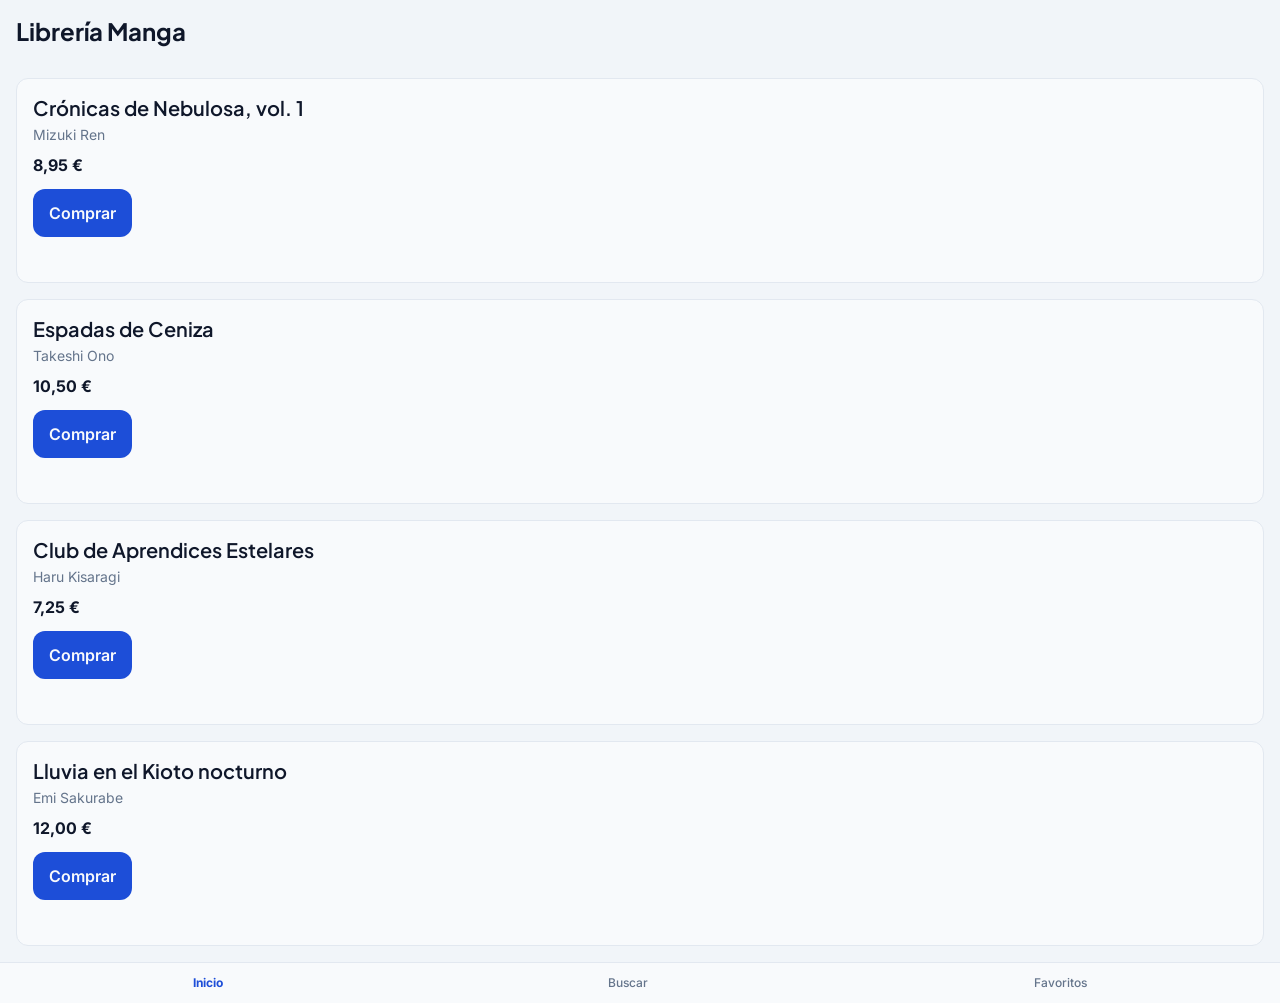
<file: libreria-manga/index.html>
<!doctype html>
<html lang="es">
  <head>
    <meta charset="utf-8">
    <meta name="viewport" content="width=device-width, initial-scale=1">
    <title>Librería Manga</title>
    <link rel="preconnect" href="https://fonts.googleapis.com">
    <link rel="preconnect" href="https://fonts.gstatic.com" crossorigin>
    <link rel="stylesheet" href="https://fonts.googleapis.com/css2?family=Inter:wght@400;500;600;700&family=Plus+Jakarta+Sans:wght@600;700&display=swap">
    <link rel="stylesheet" href="css/estilos.css">
  </head>
  <body>
    <header>
      <h1 class="text-h1">Librería Manga</h1>
    </header>

    <main>
      <article class="card">
        <h2 class="text-h2">Crónicas de Nebulosa, vol. 1</h2>
        <p class="autor text-body-sm">Mizuki Ren</p>
        <p class="precio text-body">8,95 €</p>
        <a class="comprar" href="#">Comprar</a>
      </article>

      <article class="card">
        <h2 class="text-h2">Espadas de Ceniza</h2>
        <p class="autor text-body-sm">Takeshi Ono</p>
        <p class="precio text-body">10,50 €</p>
        <a class="comprar" href="#">Comprar</a>
      </article>

      <article class="card">
        <h2 class="text-h2">Club de Aprendices Estelares</h2>
        <p class="autor text-body-sm">Haru Kisaragi</p>
        <p class="precio text-body">7,25 €</p>
        <a class="comprar" href="#">Comprar</a>
      </article>

      <article class="card">
        <h2 class="text-h2">Lluvia en el Kioto nocturno</h2>
        <p class="autor text-body-sm">Emi Sakurabe</p>
        <p class="precio text-body">12,00 €</p>
        <a class="comprar" href="#">Comprar</a>
      </article>
    </main>

    <nav aria-label="Navegación principal">
      <ul>
        <li><a class="text-caption" href="index.html" aria-current="page">Inicio</a></li>
        <li><a class="text-caption" href="#">Buscar</a></li>
        <li><a class="text-caption" href="#">Favoritos</a></li>
      </ul>
    </nav>
  </body>
</html>
</file>
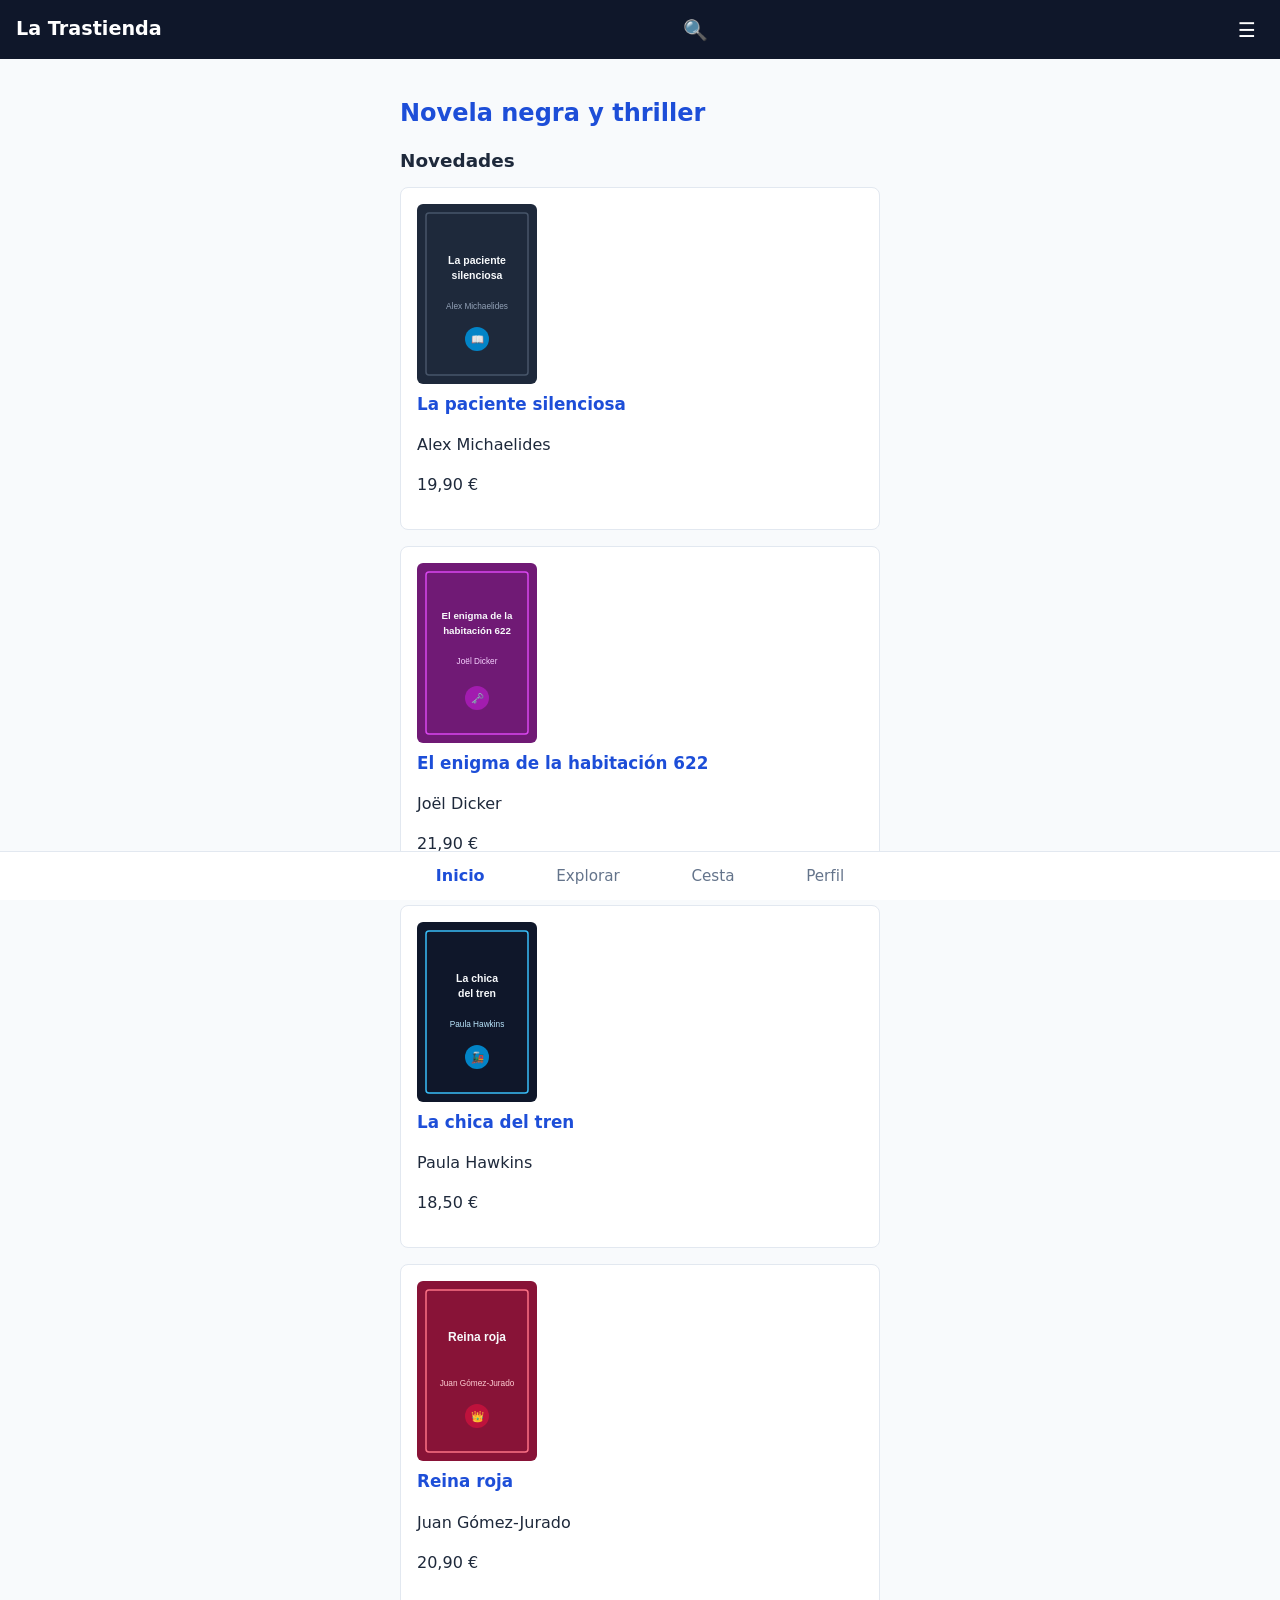
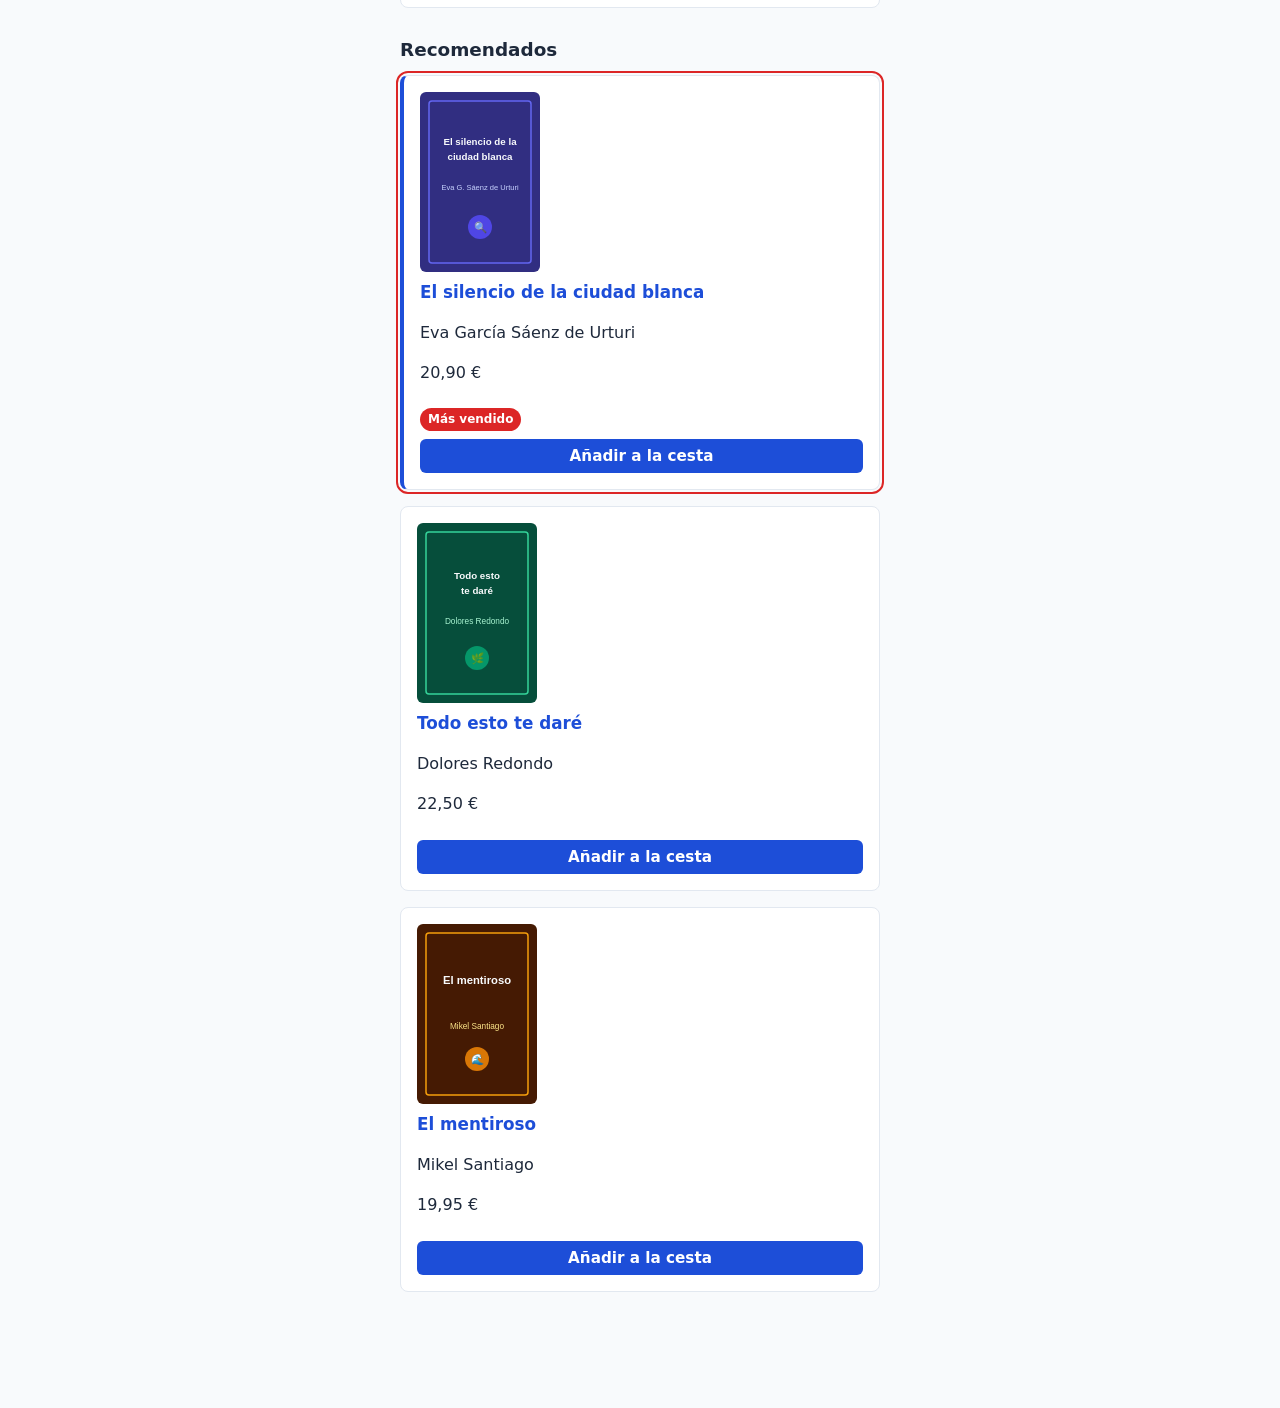
<file: trastienda-ud4/index.html>
<!DOCTYPE html>
<html lang="es">
<head>
  <meta charset="UTF-8">
  <meta name="viewport" content="width=device-width, initial-scale=1.0">
  <title>La Trastienda - Novela negra y thriller</title>
  <link rel="stylesheet" href="css/estilos.css">
</head>
<body>
  <header>
    <a href="index.html">La Trastienda</a>
    <button type="button" aria-label="Buscar">🔍</button>
    <button type="button" aria-label="Abrir menú">☰</button>
  </header>

  <main>
    <h1>Novela negra y thriller</h1>

    <section aria-label="sec-novedades">
      <h2 id="sec-novedades">Novedades</h2>

      <article>
        <img src="img/la-paciente-silenciosa.svg" alt="Portada de La paciente silenciosa" width="120" height="180">
        <h3><a href="detalle.html">La paciente silenciosa</a></h3>
        <p>Alex Michaelides</p>
        <p>19,90 €</p>
      </article>

      <article>
        <img src="img/el-enigma-de-la-habitacion-622.svg" alt="Portada de El enigma de la habitación 622" width="120" height="180">
        <h3><a href="detalle.html">El enigma de la habitación 622</a></h3>
        <p>Joël Dicker</p>
        <p>21,90 €</p>
      </article>

      <article>
        <img src="img/la-chica-del-tren.svg" alt="Portada de La chica del tren" width="120" height="180">
        <h3><a href="detalle.html">La chica del tren</a></h3>
        <p>Paula Hawkins</p>
        <p>18,50 €</p>
      </article>

      <article>
        <img src="img/reina-roja.svg" alt="Portada de Reina roja" width="120" height="180">
        <h3><a href="detalle.html">Reina roja</a></h3>
        <p>Juan Gómez-Jurado</p>
        <p>20,90 €</p>
      </article>
    </section>

    <section aria-labelledby="sec-recomendados">
      <h2 id="sec-recomendados">Recomendados</h2>

      <article class="card">
        <img src="img/el-silencio-de-la-ciudad-blanca.svg" alt="Portada de El silencio de la ciudad blanca" width="120" height="180">
        <h3><a href="detalle.html">El silencio de la ciudad blanca</a></h3>
        <p>Eva García Sáenz de Urturi</p>
        <p>20,90 €</p>
        <span class="badge">Más vendido</span>
        <button type="button">Añadir a la cesta</button>
      </article>

      <article class="card">
        <img src="img/todo-esto-te-dare.svg" alt="Portada de Todo esto te daré" width="120" height="180">
        <h3><a href="detalle.html">Todo esto te daré</a></h3>
        <p>Dolores Redondo</p>
        <p>22,50 €</p>
        <span class="badge"></span>
        <button type="button">Añadir a la cesta</button>
      </article>

      <article class="card">
        <img src="img/el-mentiroso.svg" alt="Portada de El mentiroso" width="120" height="180">
        <h3><a href="detalle.html">El mentiroso</a></h3>
        <p>Mikel Santiago</p>
        <p>19,95 €</p>
        <button type="button">Añadir a la cesta</button>
      </article>
    </section>
  </main>

  <nav aria-label="Secciones de la app">
    <ul>
      <li><a href="index.html" aria-current="page">Inicio</a></li>
      <li><a href="explorar.html">Explorar</a></li>
      <li><a href="carrito.html">Cesta</a></li>
      <li><a href="perfil.html">Perfil</a></li>
    </ul>
  </nav>
</body>
</html>
</file>
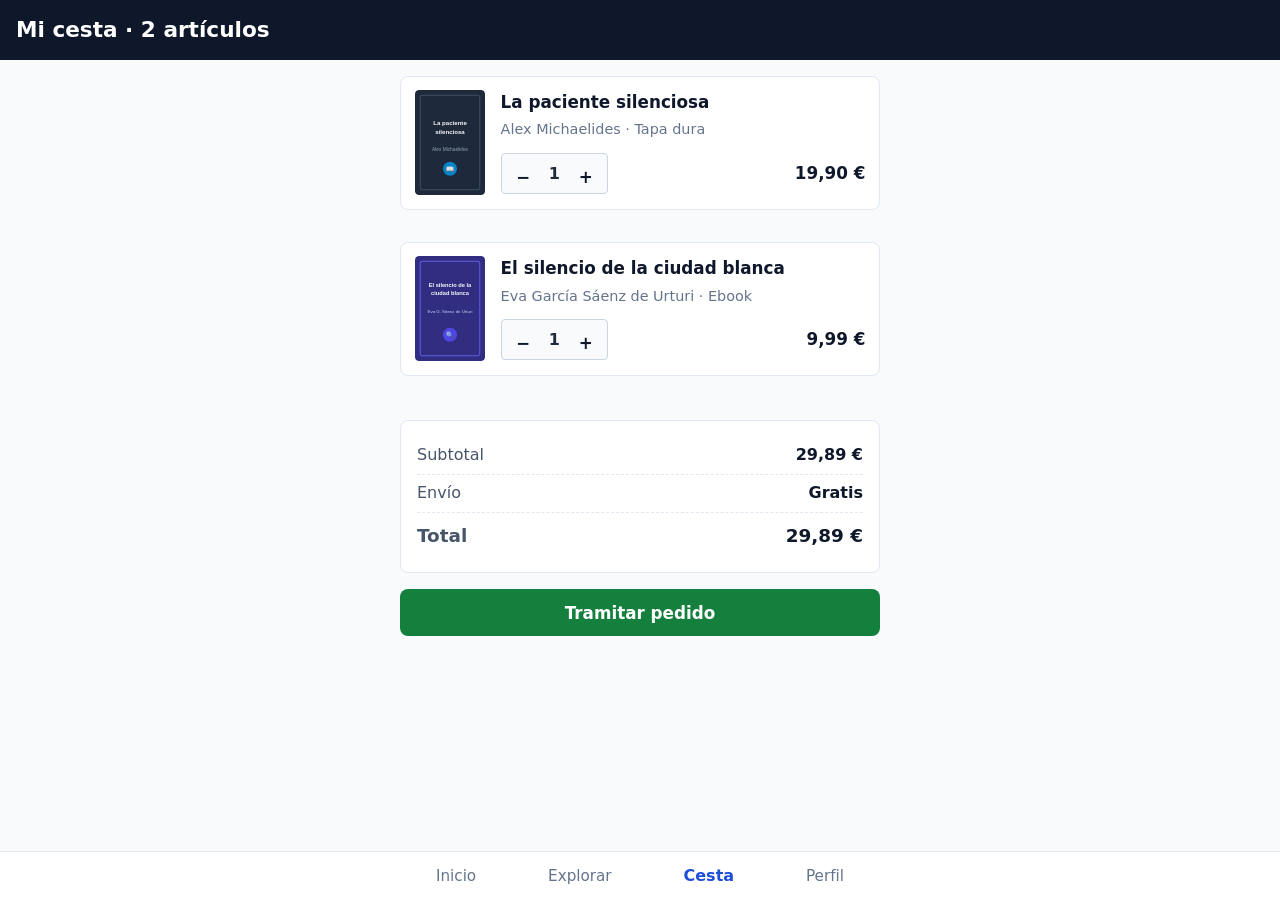
<file: trastienda-ud4/carrito.html>
<!DOCTYPE html>
<html lang="es">
<head>
  <meta charset="UTF-8">
  <meta name="viewport" content="width=device-width, initial-scale=1.0">
  <title>Mi cesta - La Trastienda</title>
  <link rel="stylesheet" href="css/estilos.css">
</head>
<body>
  <!-- CABECERA -->
  <header>
    <h1>Mi cesta · 2 artículos</h1>
  </header>

  <main>
    <!-- LISTA -->
    <section aria-label="Lista de artículos">
      <ul class="lista-carrito">
        <li>
          <article class="articulo-carrito">
            <img src="img/la-paciente-silenciosa.svg" alt="Portada de La paciente silenciosa" width="70" height="105">
            <div class="info-articulo">
              <h2><a href="detalle.html">La paciente silenciosa</a></h2>
              <p class="metadatos">Alex Michaelides · Tapa dura</p>
              <div class="fila-cantidad-precio">
                <div class="controles-cantidad">
                  <button type="button" aria-label="Disminuir una unidad de La paciente silenciosa">−</button>
                  <span>1</span>
                  <button type="button" aria-label="Aumentar una unidad de La paciente silenciosa">+</button>
                </div>
                <p class="precio">19,90 €</p>
              </div>
            </div>
          </article>
        </li>

        <li>
          <article class="articulo-carrito">
            <img src="img/el-silencio-de-la-ciudad-blanca.svg" alt="Portada de El silencio de la ciudad blanca" width="70" height="105">
            <div class="info-articulo">
              <h2><a href="detalle.html">El silencio de la ciudad blanca</a></h2>
              <p class="metadatos">Eva García Sáenz de Urturi · Ebook</p>
              <div class="fila-cantidad-precio">
                <div class="controles-cantidad">
                  <button type="button" aria-label="Disminuir una unidad de El silencio de la ciudad blanca">−</button>
                  <span>1</span>
                  <button type="button" aria-label="Aumentar una unidad de El silencio de la ciudad blanca">+</button>
                </div>
                <p class="precio">9,99 €</p>
              </div>
            </div>
          </article>
        </li>
      </ul>
    </section>

    <!-- RESUMEN -->
    <section class="resumen-pedido" aria-label="Resumen del pedido">
      <dl>
        <div>
          <dt>Subtotal</dt>
          <dd>29,89 €</dd>
        </div>
        <div>
          <dt>Envío</dt>
          <dd>Gratis</dd>
        </div>
        <div>
          <dt>Total</dt>
          <dd>29,89 €</dd>
        </div>
      </dl>
      <button type="button" class="btn-tramitar">Tramitar pedido</button>
    </section>
  </main>

  <!-- BARRA -->
  <nav aria-label="Secciones de la app">
    <ul>
      <li><a href="index.html">Inicio</a></li>
      <li><a href="explorar.html">Explorar</a></li>
      <li><a href="carrito.html" aria-current="page">Cesta</a></li>
      <li><a href="perfil.html">Perfil</a></li>
    </ul>
  </nav>
</body>
</html>
</file>
<file: libreria-manga/css/estilos.css>
:root {
  /* Escala primaria */
  --color-primary-50: #eff6ff; /* oklch(0.970 0.014 254.6) */
  --color-primary-100: #dbeafe; /* oklch(0.932 0.032 255.6) */
  --color-primary-200: #bfdbfe; /* oklch(0.882 0.057 254.1) */
  --color-primary-300: #93c5fd; /* oklch(0.809 0.096 251.8) */
  --color-primary-400: #60a5fa; /* oklch(0.714 0.143 254.6) */
  --color-primary-500: #2563eb; /* oklch(0.546 0.215 262.9) */
  --color-primary-600: #1d4ed8; /* oklch(0.488 0.217 264.4) */
  --color-primary-700: #1d40af; /* oklch(0.424 0.181 265.4) */
  --color-primary-800: #1e3a8a; /* oklch(0.379 0.138 265.5) */
  --color-primary-900: #172554; /* oklch(0.282 0.087 267.9) */

  /* Escala neutra */
  --color-neutral-50: #f8fafc; /* oklch(0.984 0.003 247.9) */
  --color-neutral-100: #f1f5f9; /* oklch(0.968 0.007 247.9) */
  --color-neutral-200: #e2e8f0; /* oklch(0.929 0.013 255.5) */
  --color-neutral-300: #cbd5e1; /* oklch(0.869 0.020 252.9) */
  --color-neutral-500: #64748b; /* oklch(0.554 0.041 257.4) */
  --color-neutral-800: #1e293b; /* oklch(0.279 0.037 260.0) */
  --color-neutral-900: #0f172a; /* oklch(0.208 0.040 265.8) */

  /* Acento especial (botón o badge destacado) */
  --color-accent: oklch(0.769 0.165 70.1); /* equivale a #f59e0b (ámbar 500) */

  /* Tokens semánticos (referencian la escala) */
  --bg-page: var(--color-neutral-100);
  --bg-card: var(--color-neutral-50);
  --text-main: var(--color-neutral-900);
  --text-muted: var(--color-neutral-500);
  --border-subtle: var(--color-neutral-200);
  --brand: var(--color-primary-600);
  --brand-hover: var(--color-primary-700);

  /* Familias tipográficas */
  --font-body: 'Inter', system-ui, sans-serif;
  --font-display: 'Plus Jakarta Sans', system-ui, sans-serif;

  /* Escala tipográfica (rem) */
  --text-xs: 0.75rem; /* 12px */
  --text-sm: 0.875rem; /* 14px */
  --text-base: 1rem; /* 16px */
  --text-lg: 1.125rem; /* 18px */
  --text-xl: 1.25rem; /* 20px */
  --text-2xl: 1.5rem; /* 24px */
  --text-3xl: 1.875rem; /* 30px */

  /* Tamaños */
  --space-xs: 4px;
  --space-sm: 8px;
  --space-md: 12px;
  --space-lg: 16px;
  --line-thin: 1px;
  --focus-ring: 3px;
  --radius-md: 12px;
}

*,
*::before,
*::after {
  box-sizing: border-box;
}

body {
  margin: 0;
  background-color: var(--bg-page);
  color: var(--text-main);
  font-family: var(--font-body);
  font-size: var(--text-base);
  line-height: 1.5;
}

h1,
h2,
h3 {
  font-family: var(--font-display);
  text-wrap: balance;
}

h1 {
  line-height: 1.2;
}

h2 {
  line-height: 1.3;
}

p {
  max-width: 65ch;
}

/* Estilos de texto (tabla de Figma) */
.text-display {
  font-family: var(--font-display);
  font-size: var(--text-3xl);
  font-weight: 700;
  line-height: 1.2;
}

.text-h1 {
  font-family: var(--font-display);
  font-size: var(--text-2xl);
  font-weight: 700;
  line-height: 1.25;
}

.text-h2 {
  font-family: var(--font-display);
  font-size: var(--text-xl);
  font-weight: 600;
  line-height: 1.3;
}

.text-h3 {
  font-family: var(--font-display);
  font-size: var(--text-lg);
  font-weight: 600;
  line-height: 1.35;
}

.text-body {
  font-family: var(--font-body);
  font-size: var(--text-base);
  font-weight: 400;
  line-height: 1.5;
}

.text-body-sm {
  font-family: var(--font-body);
  font-size: var(--text-sm);
  font-weight: 400;
  line-height: 1.4;
}

.text-caption {
  font-family: var(--font-body);
  font-size: var(--text-xs);
  font-weight: 500;
  line-height: 1.3;
}

header {
  padding: var(--space-lg);

  h1 {
    margin: 0;
    color: var(--text-main);
  }
}

main {
  display: grid;
  grid-template-columns: minmax(0, 1fr);
  gap: var(--space-lg);
  padding: var(--space-lg);
  min-height: 100vh;
  min-height: 100dvh;
}

article.card {
  background-color: var(--bg-card);
  border: var(--line-thin) solid var(--border-subtle);
  border-radius: var(--radius-md, 12px);
  padding: var(--space-lg);

  &:hover {
    box-shadow: 0 0 0 var(--focus-ring) oklch(from var(--color-accent) l c h / 0.35);
  }

  h2 {
    margin: 0 0 var(--space-xs);
    color: var(--text-main);
  }

  .autor {
    margin: 0;
    color: var(--text-muted);
  }

  .precio {
    margin: var(--space-sm) 0 0;
    font-weight: 700;
    color: var(--text-main);
  }

  .comprar {
    display: inline-block;
    margin-top: var(--space-md);
    padding: var(--space-md) var(--space-lg);
    border-radius: var(--radius-md, 12px);
    background-color: var(--brand);
    color: var(--bg-card);
    font-weight: 600;
    text-decoration: none;

    &:hover {
      background-color: var(--brand-hover);
    }

    &:focus-visible {
      outline: var(--focus-ring) solid var(--brand);
      outline-offset: 2px;
    }
  }
}

nav {
  background-color: var(--bg-card);
  border-top: var(--line-thin) solid var(--border-subtle);

  ul {
    display: flex;
    justify-content: space-around;
    list-style: none;
    padding: 0;
    margin: 0;
  }

  a {
    display: block;
    padding: var(--space-md) var(--space-lg);
    color: var(--text-muted);
    text-decoration: none;
    font-weight: 500;

    &[aria-current="page"] {
      color: var(--brand);
      font-weight: 700;
    }

    &:hover {
      color: var(--text-main);
    }

    &:focus-visible {
      outline: var(--focus-ring) solid var(--brand);
      outline-offset: calc(-1 * var(--focus-ring));
    }
  }
}
</file>
<file: trastienda-ud4/css/estilos.css>
/* ==========================================================================
   Estilos base - La Trastienda
   ========================================================================== */

/* 1. Tipografía y color del <body> */
body {
  font-family: system-ui, -apple-system, BlinkMacSystemFont, "Segoe UI", Roboto, Helvetica, Arial, sans-serif;
  color: #1e293b;
  background-color: #f8fafc;
  margin: 0;
  padding-bottom: 4.5rem; /* Margen inferior para que no tape la barra fija */
  line-height: 1.5;
}

/* 2. Fondo del <header> */
header {
  background-color: #0f172a;
  color: #ffffff;
  padding: 0.85rem 1rem;
}

/* Encabezado en index.html con logo y botones */
header:has(a) {
  display: flex;
  align-items: center;
  justify-content: space-between;
}

header a {
  color: #ffffff;
  font-weight: 700;
  font-size: 1.2rem;
  text-decoration: none;
}

header button {
  background: transparent;
  border: 0;
  font-size: 1.25rem;
  cursor: pointer;
  padding: 0.25rem 0.5rem;
  color: #ffffff;
}

/* 3. Color de los enlaces */
a {
  color: #1d4ed8;
  text-decoration: none;
}

a:hover,
a:focus {
  text-decoration: underline;
}

/* Título principal H1 inspeccionable en DevTools */
h1 {
  font-size: 1.35rem;
  margin: 0;
  color: #ffffff;
}

/* En index.html el h1 está dentro del main */
main > h1 {
  color: #1d4ed8;
  font-size: 1.5rem;
  margin: 1.25rem 0 1rem;
}

/* ==========================================================================
   Contenedor principal y elementos comunes
   ========================================================================== */

main {
  padding: 1rem;
  max-width: 480px;
  margin: 0 auto;
}

img {
  max-width: 100%;
  height: auto;
  border-radius: 4px;
  display: block;
}

ul {
  list-style: none;
  padding: 0;
  margin: 0;
}

section {
  margin-bottom: 1.75rem;
}

h2 {
  font-size: 1.15rem;
  margin: 0 0 0.75rem;
}

h3 {
  font-size: 1.05rem;
  margin: 0.5rem 0 0.25rem;
}

button {
  cursor: pointer;
  font-family: inherit;
}

/* ==========================================================================
   Pantalla Home (index.html)
   ========================================================================== */

main > section article {
  background-color: #ffffff;
  border: 1px solid #e2e8f0;
  border-radius: 8px;
  padding: 1rem;
  margin-bottom: 1rem;
}

main > section article button {
  background-color: #1d4ed8;
  color: #ffffff;
  border: none;
  border-radius: 6px;
  padding: 0.5rem 1rem;
  font-size: 0.95rem;
  font-weight: 600;
  margin-top: 0.5rem;
  width: 100%;
}

/* ==========================================================================
   Pantalla Carrito (carrito.html) - Esquema exacto
   ========================================================================== */

/* LISTA */
.lista-carrito {
  display: flex;
  flex-direction: column;
  gap: 1rem;
}

.articulo-carrito {
  background-color: #ffffff;
  border: 1px solid #e2e8f0;
  border-radius: 8px;
  padding: 0.85rem;
  display: flex;
  gap: 1rem;
  align-items: flex-start;
}

.articulo-carrito img {
  width: 70px;
  height: auto;
  flex-shrink: 0;
}

.info-articulo {
  flex-grow: 1;
}

.info-articulo h2 {
  font-size: 1.05rem;
  margin: 0 0 0.25rem;
}

.info-articulo h2 a {
  color: #0f172a;
}

.info-articulo .metadatos {
  margin: 0 0 0.75rem;
  color: #64748b;
  font-size: 0.9rem;
}

/* Fila con [−] 1 [+] a la izquierda y precio a la derecha */
.fila-cantidad-precio {
  display: flex;
  justify-content: space-between;
  align-items: center;
}

.controles-cantidad {
  display: inline-flex;
  align-items: center;
  gap: 0.4rem;
  border: 1px solid #cbd5e1;
  border-radius: 4px;
  padding: 0.2rem 0.4rem;
  background-color: #f8fafc;
}

.controles-cantidad button {
  background: transparent;
  border: 0;
  font-size: 1.05rem;
  font-weight: bold;
  color: #0f172a;
  padding: 0 0.35rem;
  line-height: 1;
}

.controles-cantidad span {
  font-weight: 600;
  min-width: 1.25rem;
  text-align: center;
}

.precio {
  font-weight: 700;
  font-size: 1.05rem;
  color: #0f172a;
  margin: 0;
}

/* RESUMEN */
.resumen-pedido dl {
  background-color: #ffffff;
  border: 1px solid #e2e8f0;
  border-radius: 8px;
  padding: 1rem;
  margin: 0 0 1rem;
}

.resumen-pedido dl div {
  display: flex;
  justify-content: space-between;
  padding: 0.4rem 0;
  border-bottom: 1px dashed #e2e8f0;
}

.resumen-pedido dl div:last-child {
  border-bottom: none;
  font-weight: 700;
  font-size: 1.15rem;
  color: #0f172a;
  padding-top: 0.6rem;
}

.resumen-pedido dt {
  color: #475569;
}

.resumen-pedido dd {
  margin: 0;
  font-weight: 600;
  color: #0f172a;
}

/* [ Tramitar pedido ] */
.btn-tramitar {
  background-color: #15803d;
  color: #ffffff;
  border: none;
  border-radius: 8px;
  width: 100%;
  padding: 0.85rem;
  font-size: 1.05rem;
  font-weight: 700;
  text-align: center;
}

.btn-tramitar:hover {
  background-color: #166534;
}

/* ==========================================================================
   Tarjetas (Recomendados) - Ejercicio 9
   ========================================================================== */

/* Primera tarjeta de cada sección: combinador hermano adyacente h2 + .card */
h2 + .card {
  border-left: 4px solid #1d4ed8;
}

/* ==========================================================================
   Badges - Ejercicio 9
   ========================================================================== */

.badge {
  display: inline-block;
  background-color: #dc2626;
  color: #ffffff;
  font-size: 0.75rem;
  font-weight: 700;
  padding: 0.15rem 0.5rem;
  border-radius: 999px;
  margin-top: 0.4rem;
}

/* Oculta badges vacíos */
.badge:empty {
  display: none;
}

/* Resalta tarjetas que contienen un badge con texto */
article:has(.badge:not(:empty)) {
  outline: 2px solid #dc2626;
  outline-offset: 2px;
}

/* ==========================================================================
   Botones de icono (con aria-label) - Ejercicio 9
   ========================================================================== */

button[aria-label] {
  padding: 0.25rem 0.5rem;
}

/* ==========================================================================
   BARRA (Inferior)
   ========================================================================== */

nav[aria-label="Secciones de la app"] {
  position: fixed;
  bottom: 0;
  left: 0;
  right: 0;
  background-color: #ffffff;
  border-top: 1px solid #e2e8f0;
  padding: 0.75rem 0;
  z-index: 10;
}

nav[aria-label="Secciones de la app"] ul {
  display: flex;
  justify-content: space-around;
  align-items: center;
  max-width: 480px;
  margin: 0 auto;
}

/* Pestaña activa: color primario + negrita */
nav a[aria-current="page"] {
  color: #1d4ed8;
  font-weight: 700;
}

/* Resto de enlaces: gris */
nav a:not([aria-current="page"]) {
  color: #64748b;
  font-size: 0.95rem;
}

/* Hover y focus-visible con anillo visible */
nav a:not([aria-current="page"]):hover,
nav a:not([aria-current="page"]):focus-visible {
  color: #1d4ed8;
  outline: 2px solid #1d4ed8;
  outline-offset: 3px;
  border-radius: 3px;
  text-decoration: none;
}
</file>
